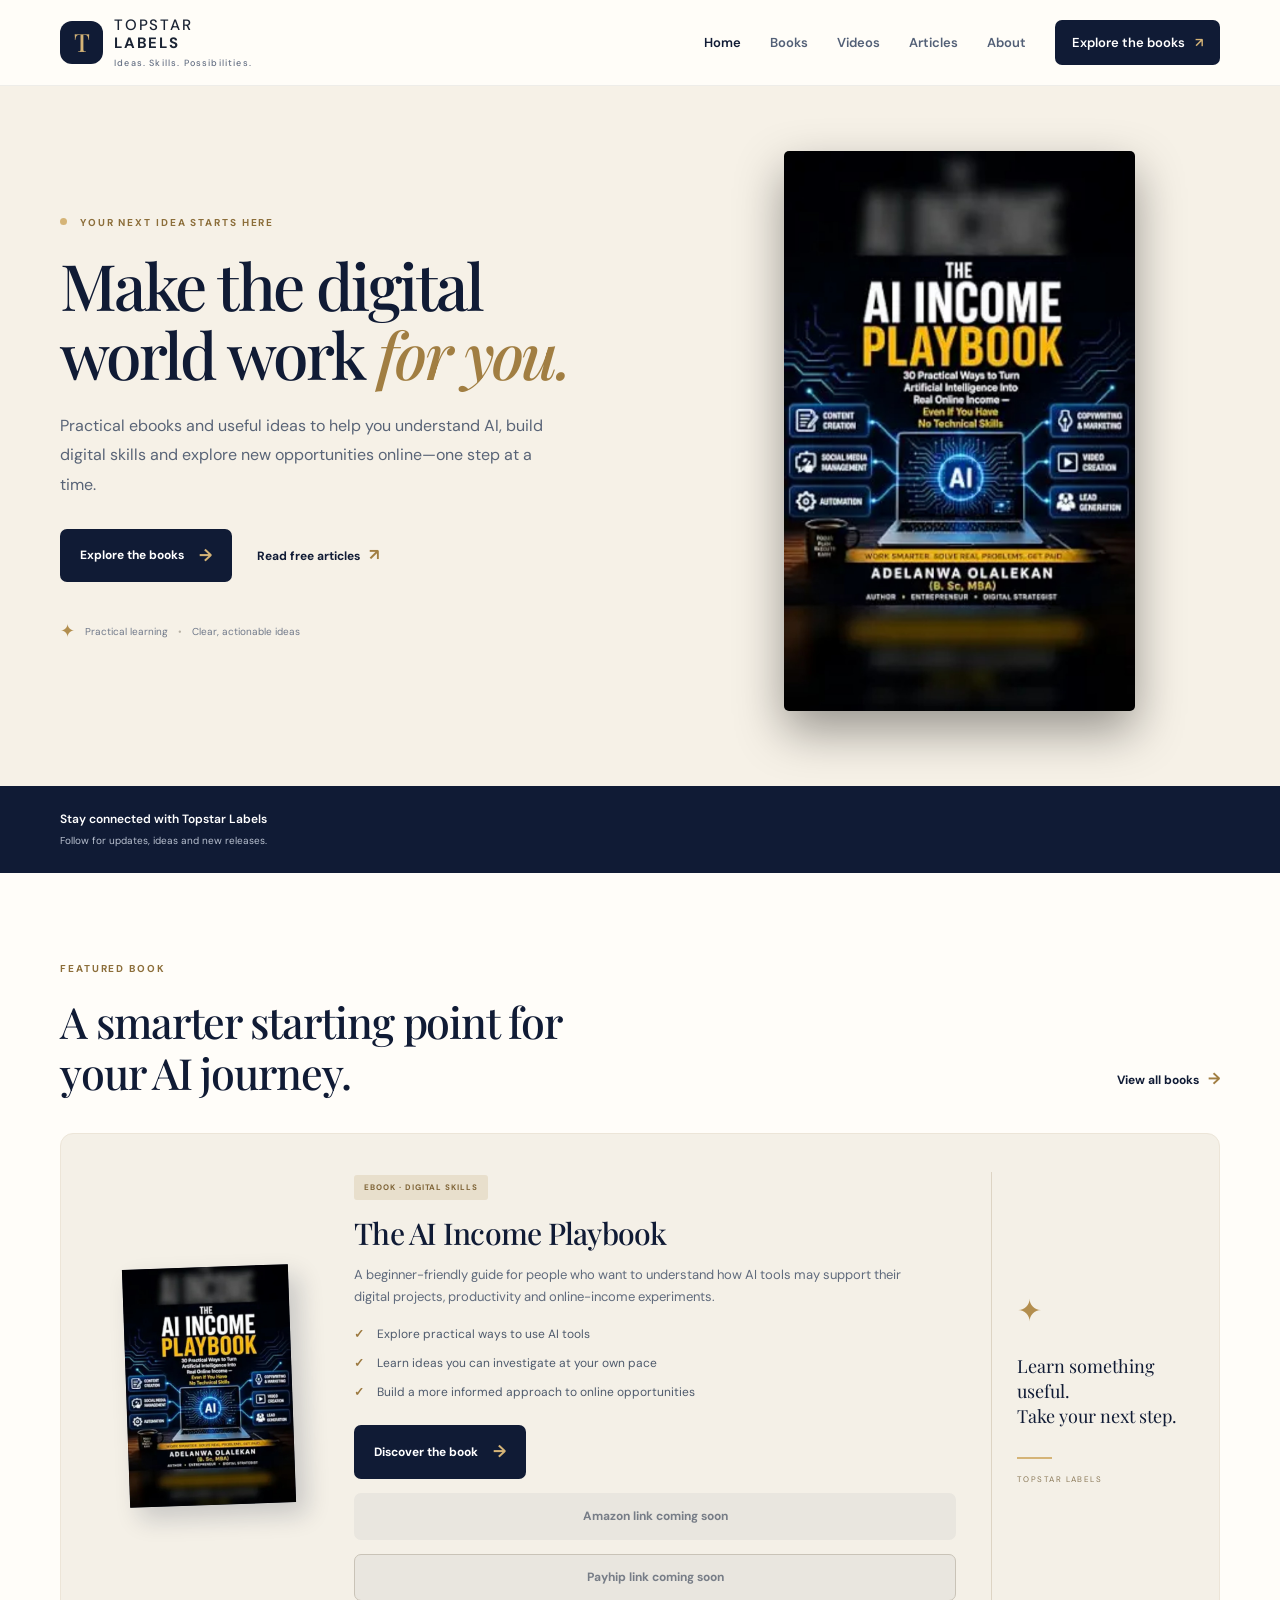
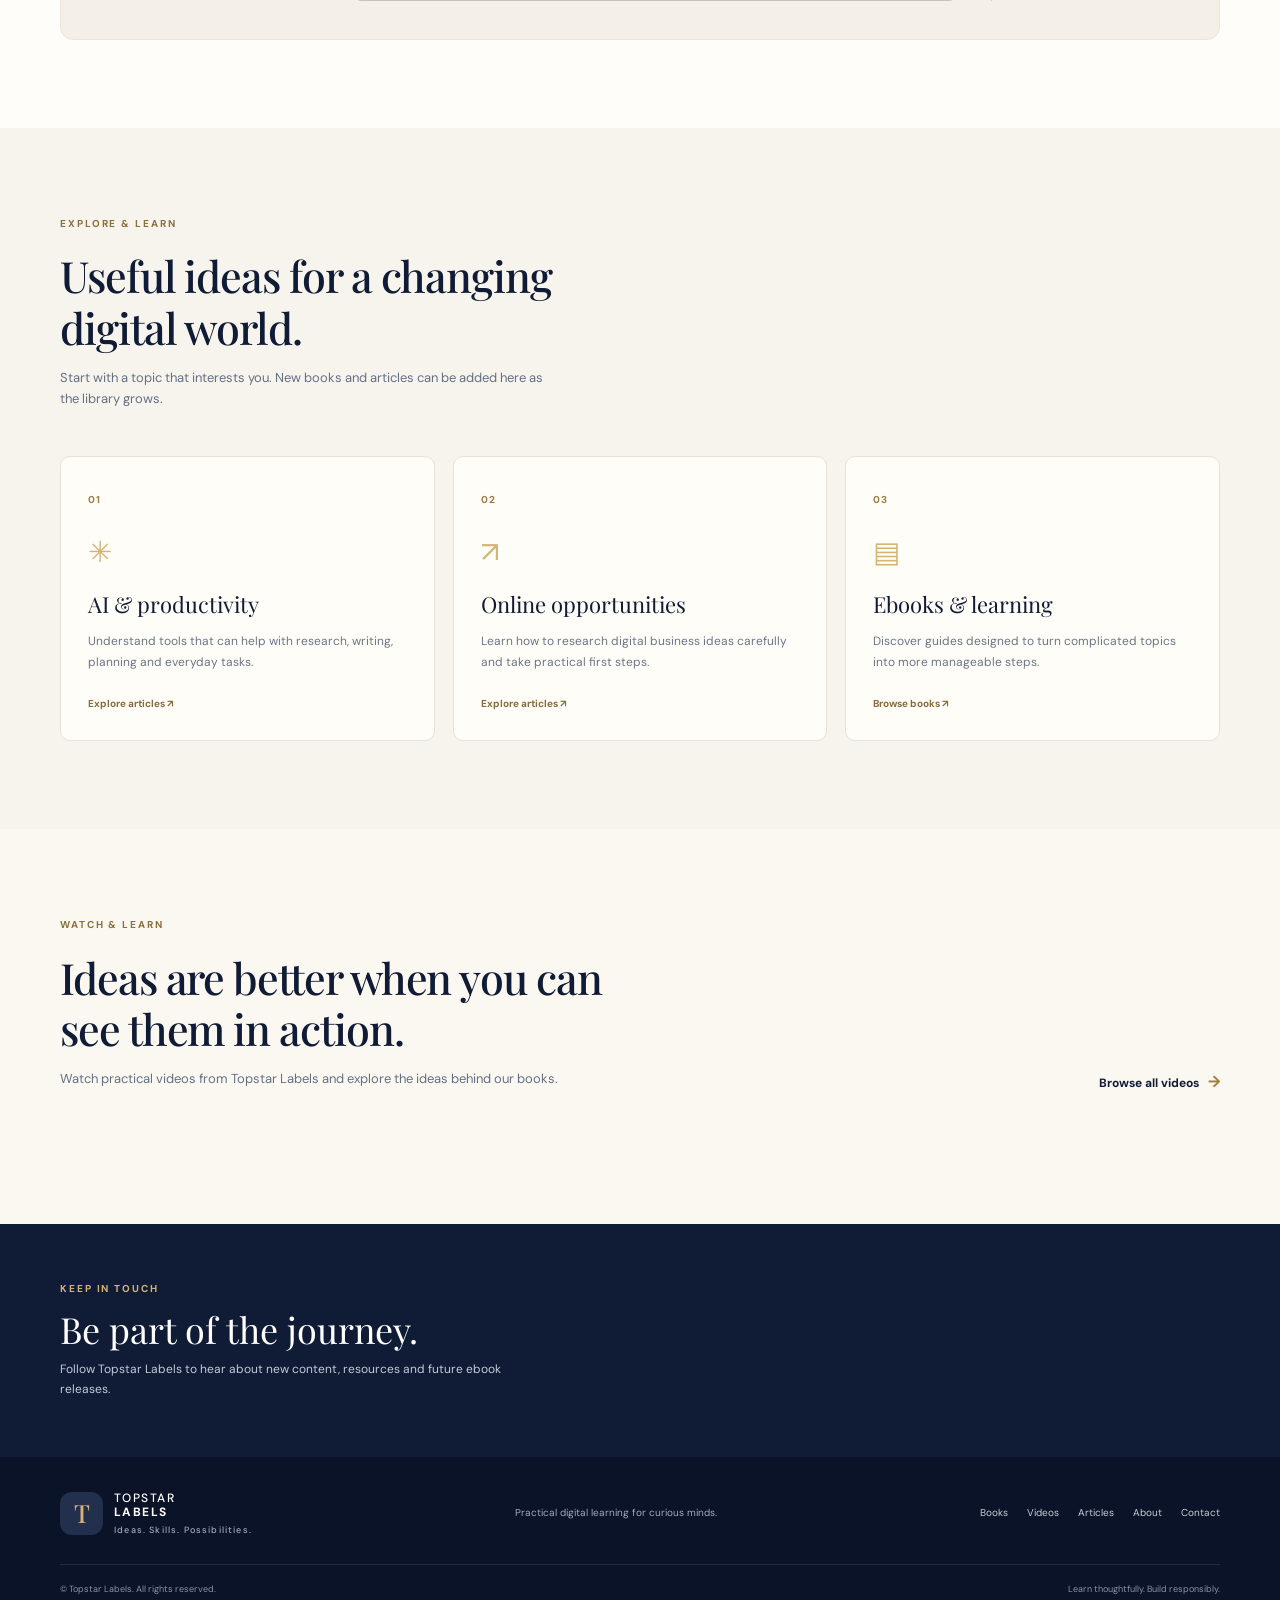
<file: index.html>
<!doctype html>
<html lang="en">
<head>
  <meta charset="utf-8"><meta name="viewport" content="width=device-width, initial-scale=1">
  <meta name="description" content="Discover practical ebooks and resources on artificial intelligence, digital skills and building online income from Topstar Labels.">
  <meta name="theme-color" content="#101b35">
  <title>Topstar Labels | Practical Guides for the Digital Age</title>
  <link rel="icon" href="assets/favicon.svg" type="image/svg+xml"><link rel="stylesheet" href="assets/styles.css">
</head>
<body>
<header class="site-header"><div class="container nav-wrap"><a class="brand" href="index.html"><span class="brand-mark">T</span><span>TOPSTAR <b>LABELS</b><small>Ideas. Skills. Possibilities.</small></span></a><button class="menu-toggle" aria-label="Open navigation" aria-expanded="false">☰</button><nav class="main-nav"><a class="active" href="index.html">Home</a><a href="books.html">Books</a><a href="videos.html">Videos</a><a href="blog.html">Articles</a><a href="about.html">About</a><a class="nav-cta" href="books.html">Explore the books <span>↗</span></a></nav></div></header>
<main>
<section class="hero"><div class="container hero-grid"><div class="hero-copy"><p class="eyebrow"><span class="eyebrow-dot"></span> YOUR NEXT IDEA STARTS HERE</p><h1>Make the digital world work <em>for you.</em></h1><p class="hero-lede">Practical ebooks and useful ideas to help you understand AI, build digital skills and explore new opportunities online—one step at a time.</p><div class="hero-actions"><a class="button button-primary" href="books.html">Explore the books <span>→</span></a><a class="text-link" href="blog.html">Read free articles <span>↗</span></a></div><div class="trust-row"><span class="trust-icon">✦</span><span>Practical learning</span><span class="trust-separator">•</span><span>Clear, actionable ideas</span></div></div><div class="hero-art hero-art-real-cover" aria-label="Original cover of The AI Income Playbook"><img class="real-book-cover hero-real-cover" src="assets/ai-income-playbook-cover.webp" alt="The AI Income Playbook by Adelanwa Olalekan"></div></div></section>
<section class="social-strip"><div class="container social-strip-inner"><div><strong>Stay connected with Topstar Labels</strong><span>Follow for updates, ideas and new releases.</span></div><div class="social-icons" data-socials="compact"></div></div></section>
<section class="section section-light"><div class="container"><div class="section-heading"><div><p class="eyebrow">FEATURED BOOK</p><h2>A smarter starting point for your AI journey.</h2></div><a class="text-link" href="books.html">View all books <span>→</span></a></div><div class="featured-card"><div class="featured-mini-cover"><img class="real-book-cover mini-real-cover" src="assets/ai-income-playbook-cover.webp" alt="The AI Income Playbook book cover"></div><div class="featured-content"><span class="pill">EBOOK · DIGITAL SKILLS</span><h3>The AI Income Playbook</h3><p>A beginner-friendly guide for people who want to understand how AI tools may support their digital projects, productivity and online-income experiments.</p><ul class="check-list"><li>Explore practical ways to use AI tools</li><li>Learn ideas you can investigate at your own pace</li><li>Build a more informed approach to online opportunities</li></ul><div class="featured-actions"><a class="button button-primary" href="book-ai-income-playbook.html">Discover the book <span>→</span></a><a class="button button-disabled" data-purchase="amazon" href="#" aria-disabled="true" title="Amazon product URL not yet added">Amazon link coming soon</a><a class="button button-outline button-disabled" data-purchase="payhip" href="#" aria-disabled="true" title="Payhip product URL not yet added">Payhip link coming soon</a></div></div><div class="featured-side"><span class="side-star">✦</span><p>Learn something useful.<br>Take your next step.</p><span class="side-line"></span><small>TOPSTAR LABELS</small></div></div></div></section>
<section class="section ideas-section"><div class="container"><div class="section-heading"><div><p class="eyebrow">EXPLORE & LEARN</p><h2>Useful ideas for a changing digital world.</h2><p class="section-intro">Start with a topic that interests you. New books and articles can be added here as the library grows.</p></div></div><div class="topic-grid"><a class="topic-card" href="blog.html#ai-tools"><span class="topic-number">01</span><span class="topic-symbol">✳</span><h3>AI & productivity</h3><p>Understand tools that can help with research, writing, planning and everyday tasks.</p><span class="topic-link">Explore articles ↗</span></a><a class="topic-card" href="blog.html#online-opportunities"><span class="topic-number">02</span><span class="topic-symbol">↗</span><h3>Online opportunities</h3><p>Learn how to research digital business ideas carefully and take practical first steps.</p><span class="topic-link">Explore articles ↗</span></a><a class="topic-card" href="books.html"><span class="topic-number">03</span><span class="topic-symbol">▤</span><h3>Ebooks & learning</h3><p>Discover guides designed to turn complicated topics into more manageable steps.</p><span class="topic-link">Browse books ↗</span></a></div></div></section>
<section class="section video-feature-section"><div class="container"><div class="section-heading"><div><p class="eyebrow">WATCH & LEARN</p><h2>Ideas are better when you can see them in action.</h2><p class="section-intro">Watch practical videos from Topstar Labels and explore the ideas behind our books.</p></div><a class="text-link" href="videos.html">Browse all videos <span>→</span></a></div><div class="video-grid" data-video-list="featured"></div></div></section>
<section class="closing-cta"><div class="container closing-inner"><div><p class="eyebrow">KEEP IN TOUCH</p><h2>Be part of the journey.</h2><p>Follow Topstar Labels to hear about new content, resources and future ebook releases.</p></div><div class="closing-socials" data-socials="full"></div></div></section>
</main>
<footer class="site-footer"><div class="container footer-main"><a class="brand brand-footer" href="index.html"><span class="brand-mark">T</span><span>TOPSTAR <b>LABELS</b><small>Ideas. Skills. Possibilities.</small></span></a><p>Practical digital learning for curious minds.</p><div class="footer-links"><a href="books.html">Books</a><a href="videos.html">Videos</a><a href="blog.html">Articles</a><a href="about.html">About</a><a href="contact.html">Contact</a></div></div><div class="container footer-bottom"><span>© <span data-year></span> Topstar Labels. All rights reserved.</span><span>Learn thoughtfully. Build responsibly.</span></div></footer>
<script src="assets/site.js"></script></body></html>
</file>
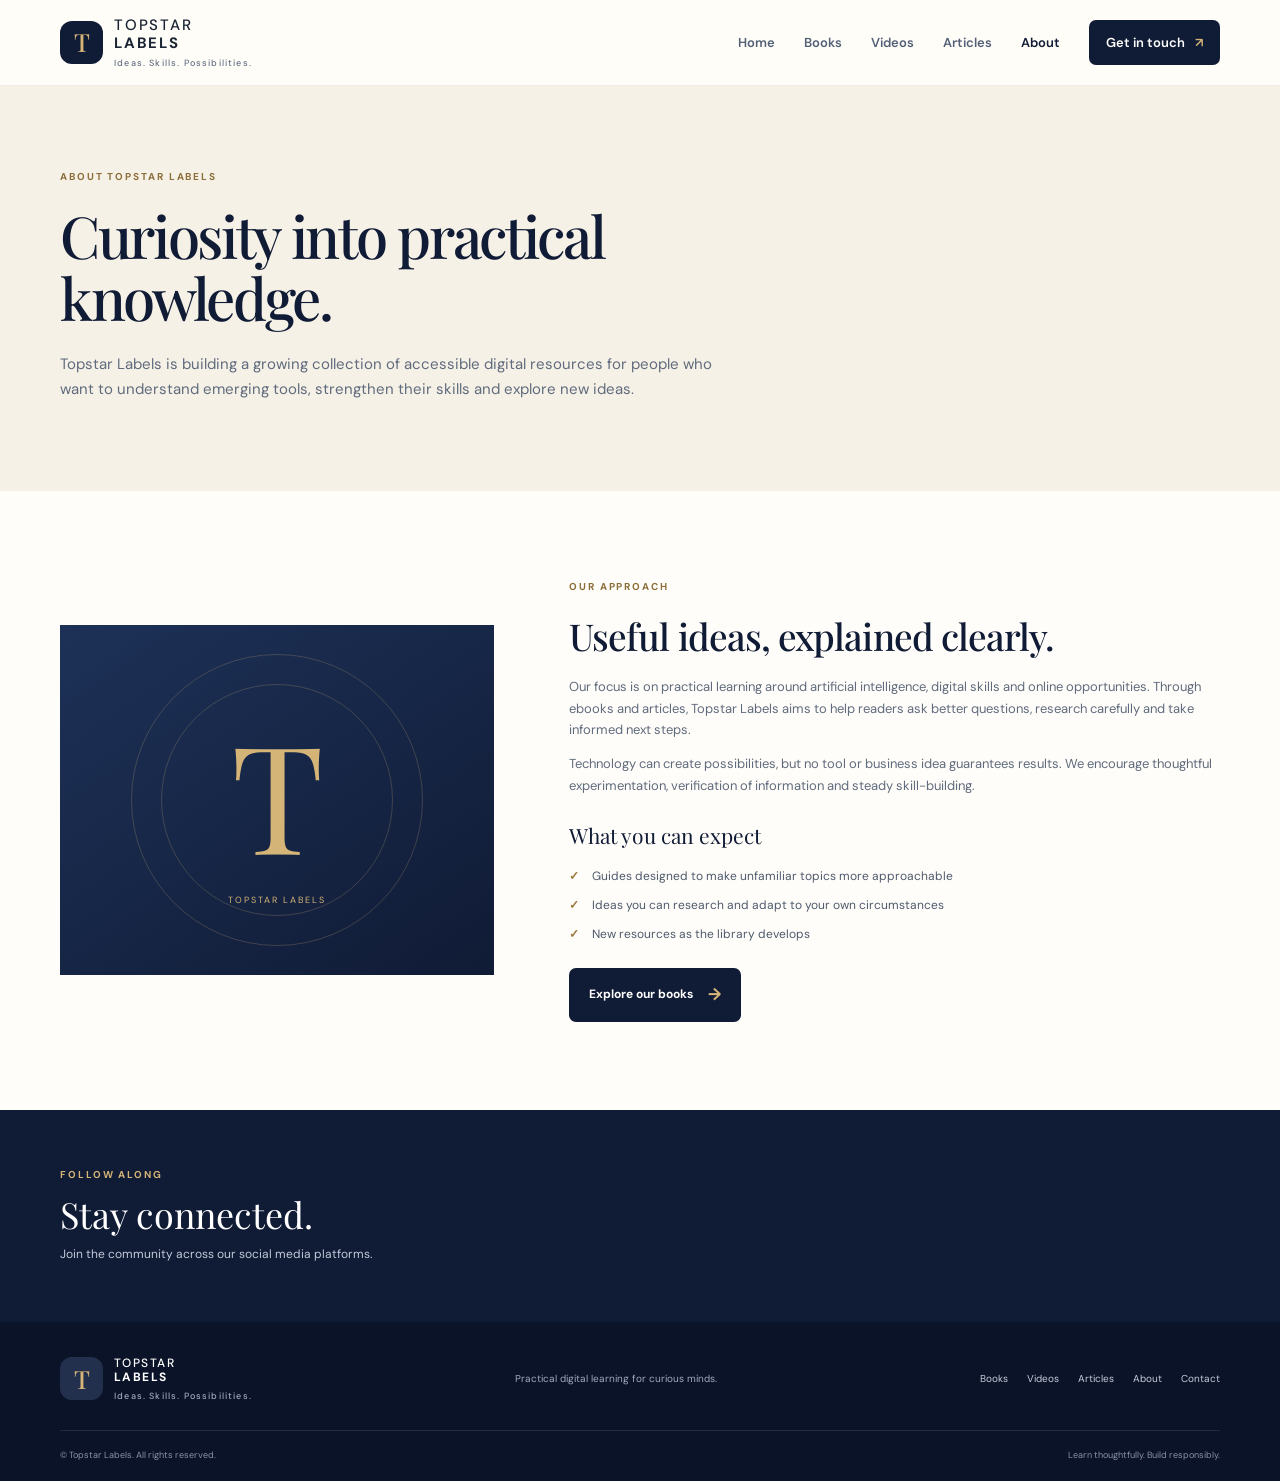
<file: about.html>
<!doctype html><html lang="en"><head><meta charset="utf-8"><meta name="viewport" content="width=device-width, initial-scale=1"><meta name="description" content="Learn about Topstar Labels and its focus on practical digital learning, AI and online opportunities."><title>About | Topstar Labels</title><link rel="icon" href="assets/favicon.svg" type="image/svg+xml"><link rel="stylesheet" href="assets/styles.css"></head><body><header class="site-header"><div class="container nav-wrap"><a class="brand" href="index.html"><span class="brand-mark">T</span><span>TOPSTAR <b>LABELS</b><small>Ideas. Skills. Possibilities.</small></span></a><button class="menu-toggle" aria-label="Open navigation" aria-expanded="false">☰</button><nav class="main-nav"><a href="index.html">Home</a><a href="books.html">Books</a><a href="videos.html">Videos</a><a href="blog.html">Articles</a><a class="active" href="about.html">About</a><a class="nav-cta" href="contact.html">Get in touch <span>↗</span></a></nav></div></header><main><section class="page-hero"><div class="container"><p class="eyebrow">ABOUT TOPSTAR LABELS</p><h1>Curiosity into practical knowledge.</h1><p>Topstar Labels is building a growing collection of accessible digital resources for people who want to understand emerging tools, strengthen their skills and explore new ideas.</p></div></section><section class="section section-light"><div class="container about-grid"><div class="about-monogram"><span>T</span><small>TOPSTAR LABELS</small></div><article><p class="eyebrow">OUR APPROACH</p><h2>Useful ideas, explained clearly.</h2><p>Our focus is on practical learning around artificial intelligence, digital skills and online opportunities. Through ebooks and articles, Topstar Labels aims to help readers ask better questions, research carefully and take informed next steps.</p><p>Technology can create possibilities, but no tool or business idea guarantees results. We encourage thoughtful experimentation, verification of information and steady skill-building.</p><h3>What you can expect</h3><ul class="check-list"><li>Guides designed to make unfamiliar topics more approachable</li><li>Ideas you can research and adapt to your own circumstances</li><li>New resources as the library develops</li></ul><a class="button button-primary" href="books.html">Explore our books <span>→</span></a></article></div></section><section class="closing-cta"><div class="container closing-inner"><div><p class="eyebrow">FOLLOW ALONG</p><h2>Stay connected.</h2><p>Join the community across our social media platforms.</p></div><div class="closing-socials" data-socials="full"></div></div></section></main><footer class="site-footer"><div class="container footer-main"><a class="brand brand-footer" href="index.html"><span class="brand-mark">T</span><span>TOPSTAR <b>LABELS</b><small>Ideas. Skills. Possibilities.</small></span></a><p>Practical digital learning for curious minds.</p><div class="footer-links"><a href="books.html">Books</a><a href="videos.html">Videos</a><a href="blog.html">Articles</a><a href="about.html">About</a><a href="contact.html">Contact</a></div></div><div class="container footer-bottom"><span>© <span data-year></span> Topstar Labels. All rights reserved.</span><span>Learn thoughtfully. Build responsibly.</span></div></footer><script src="assets/site.js"></script></body></html>
</file>
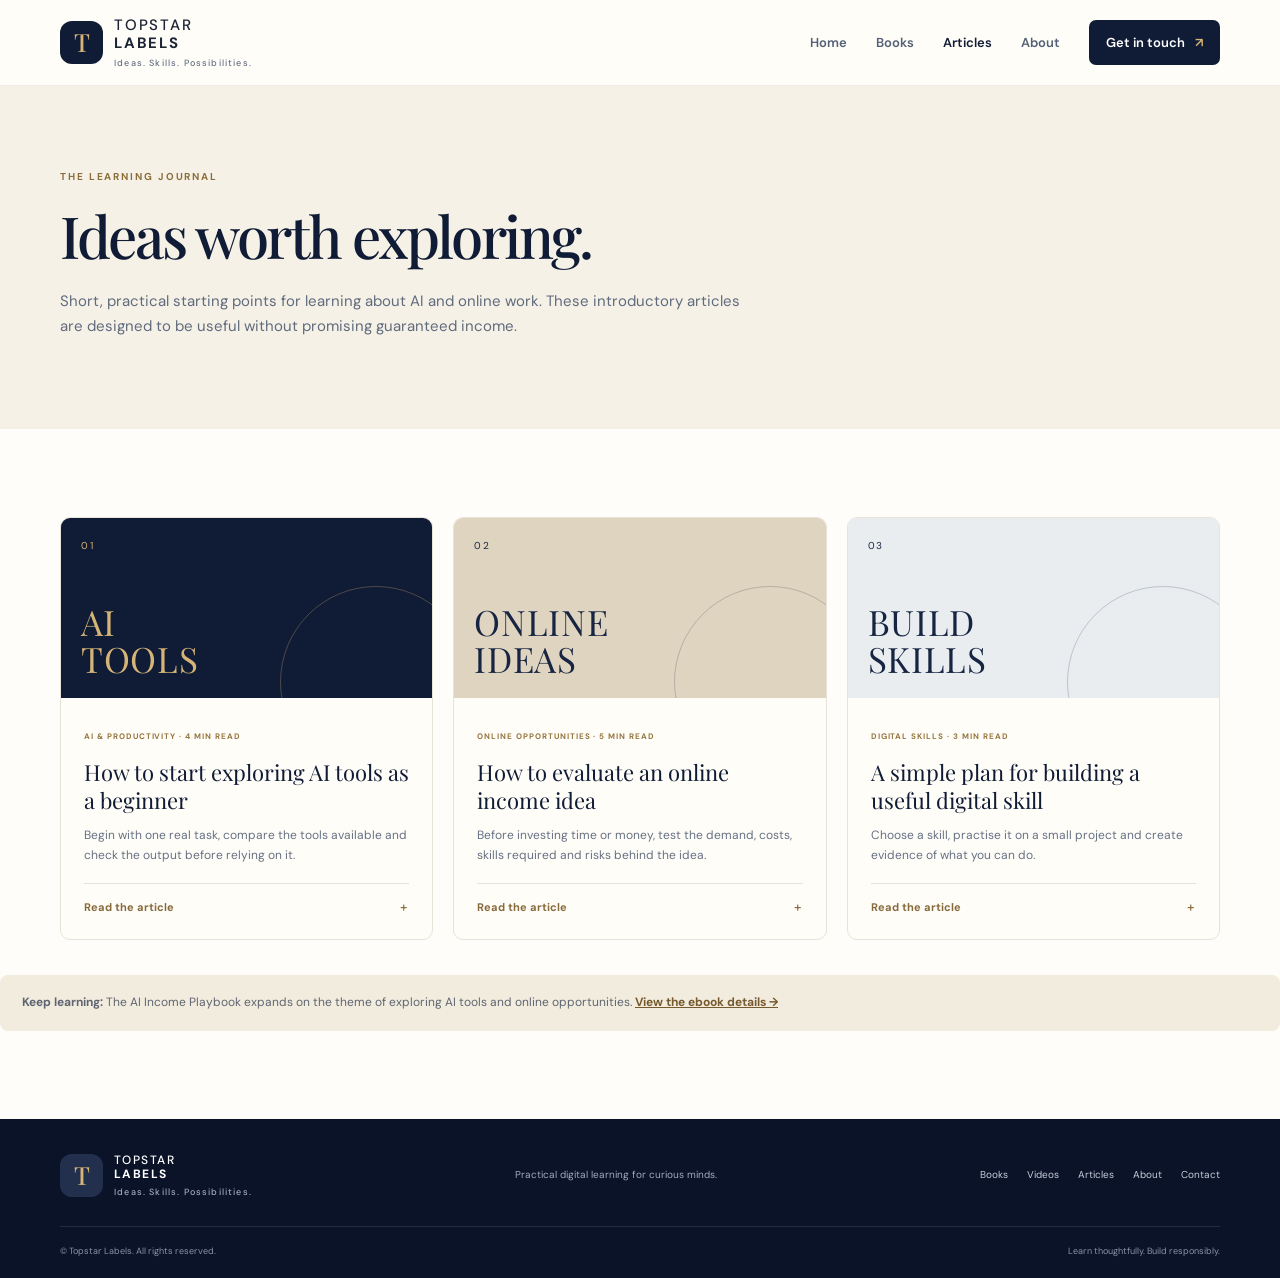
<file: blog.html>
<!doctype html><html lang="en"><head><meta charset="utf-8"><meta name="viewport" content="width=device-width, initial-scale=1"><meta name="description" content="Practical articles about AI tools, digital skills and evaluating online opportunities from Topstar Labels."><title>Articles | Topstar Labels</title><link rel="icon" href="assets/favicon.svg" type="image/svg+xml"><link rel="stylesheet" href="assets/styles.css"></head><body><header class="site-header"><div class="container nav-wrap"><a class="brand" href="index.html"><span class="brand-mark">T</span><span>TOPSTAR <b>LABELS</b><small>Ideas. Skills. Possibilities.</small></span></a><button class="menu-toggle" aria-label="Open navigation" aria-expanded="false">☰</button><nav class="main-nav"><a href="index.html">Home</a><a href="books.html">Books</a><a class="active" href="blog.html">Articles</a><a href="about.html">About</a><a class="nav-cta" href="contact.html">Get in touch <span>↗</span></a></nav></div></header><main><section class="page-hero"><div class="container"><p class="eyebrow">THE LEARNING JOURNAL</p><h1>Ideas worth exploring.</h1><p>Short, practical starting points for learning about AI and online work. These introductory articles are designed to be useful without promising guaranteed income.</p></div></section><section class="section section-light"><div class="container article-grid"><article class="article-card" id="ai-tools"><div class="article-art art-ai"><span>01</span><b>AI<br>TOOLS</b></div><div class="article-card-content"><span class="article-category">AI & PRODUCTIVITY · 4 MIN READ</span><h2>How to start exploring AI tools as a beginner</h2><p>Begin with one real task, compare the tools available and check the output before relying on it.</p><details><summary>Read the article</summary><div class="article-body"><p>You do not need to learn every AI tool at once. Start by identifying a task you already understand, such as drafting a social post, outlining a short article or organising research notes.</p><p><strong>1. Choose one task.</strong> A narrow goal makes it easier to judge whether a tool actually helps.</p><p><strong>2. Try a clear prompt.</strong> Explain the audience, purpose, tone and format you need. Give examples where useful.</p><p><strong>3. Verify the result.</strong> AI can make mistakes, omit context or invent facts. Check important claims against reliable sources and never share confidential information unnecessarily.</p><p><strong>4. Review the value.</strong> Consider the time saved, the quality of the result and whether a free option is sufficient before paying for a subscription.</p><p>The aim is not to use AI for everything. It is to learn where it helps and where human judgement remains essential.</p></div></details></div></article><article class="article-card" id="online-opportunities"><div class="article-art art-opportunity"><span>02</span><b>ONLINE<br>IDEAS</b></div><div class="article-card-content"><span class="article-category">ONLINE OPPORTUNITIES · 5 MIN READ</span><h2>How to evaluate an online income idea</h2><p>Before investing time or money, test the demand, costs, skills required and risks behind the idea.</p><details><summary>Read the article</summary><div class="article-body"><p>Online business ideas can sound attractive, but an idea is not a business model until you understand who will pay, what they need and how you can deliver value.</p><p><strong>1. Identify a specific customer.</strong> Define the person or business with a problem you can realistically help solve.</p><p><strong>2. Check real demand.</strong> Read discussions, examine competitors and speak with potential customers instead of relying only on claims made in promotional videos.</p><p><strong>3. Calculate the full cost.</strong> Include data, tools, platform fees, delivery, marketing and the time you will spend.</p><p><strong>4. Run a small test.</strong> Where practical, validate interest with a simple offer before buying equipment or committing to recurring expenses.</p><p><strong>5. Watch for red flags.</strong> Be cautious of guaranteed returns, pressure to pay immediately, vague business models or schemes that mainly earn money by recruiting others.</p><p>There are no guaranteed online earnings. Research and small experiments can help you make better-informed decisions.</p></div></details></div></article><article class="article-card" id="digital-skills"><div class="article-art art-skills"><span>03</span><b>BUILD<br>SKILLS</b></div><div class="article-card-content"><span class="article-category">DIGITAL SKILLS · 3 MIN READ</span><h2>A simple plan for building a useful digital skill</h2><p>Choose a skill, practise it on a small project and create evidence of what you can do.</p><details><summary>Read the article</summary><div class="article-body"><p>It is easier to make progress when your learning plan is specific. Rather than trying to master everything, choose one skill that connects to a real need—such as basic design, video editing, writing, spreadsheet work or AI-assisted research.</p><p><strong>Week 1: Learn the basics.</strong> Use free tutorials and practise the core actions.</p><p><strong>Week 2: Make a small project.</strong> Create a sample that solves a realistic problem. Keep the scope manageable.</p><p><strong>Week 3: Ask for feedback.</strong> Show your work to someone who can give practical suggestions, then revise it.</p><p><strong>Week 4: Build a portfolio sample.</strong> Explain the problem, your process and the finished result. Do not claim client experience you have not had.</p><p>Consistency and proof of ability usually matter more than collecting endless courses. Adapt this timeline to your available time and starting level.</p></div></details></div></article></div><div class="article-note"><strong>Keep learning:</strong> The AI Income Playbook expands on the theme of exploring AI tools and online opportunities. <a href="book-ai-income-playbook.html">View the ebook details →</a></div></div></section></main><footer class="site-footer"><div class="container footer-main"><a class="brand brand-footer" href="index.html"><span class="brand-mark">T</span><span>TOPSTAR <b>LABELS</b><small>Ideas. Skills. Possibilities.</small></span></a><p>Practical digital learning for curious minds.</p><div class="footer-links"><a href="books.html">Books</a><a href="videos.html">Videos</a><a href="blog.html">Articles</a><a href="about.html">About</a><a href="contact.html">Contact</a></div></div><div class="container footer-bottom"><span>© <span data-year></span> Topstar Labels. All rights reserved.</span><span>Learn thoughtfully. Build responsibly.</span></div></footer><script src="assets/site.js"></script></body></html>
</file>
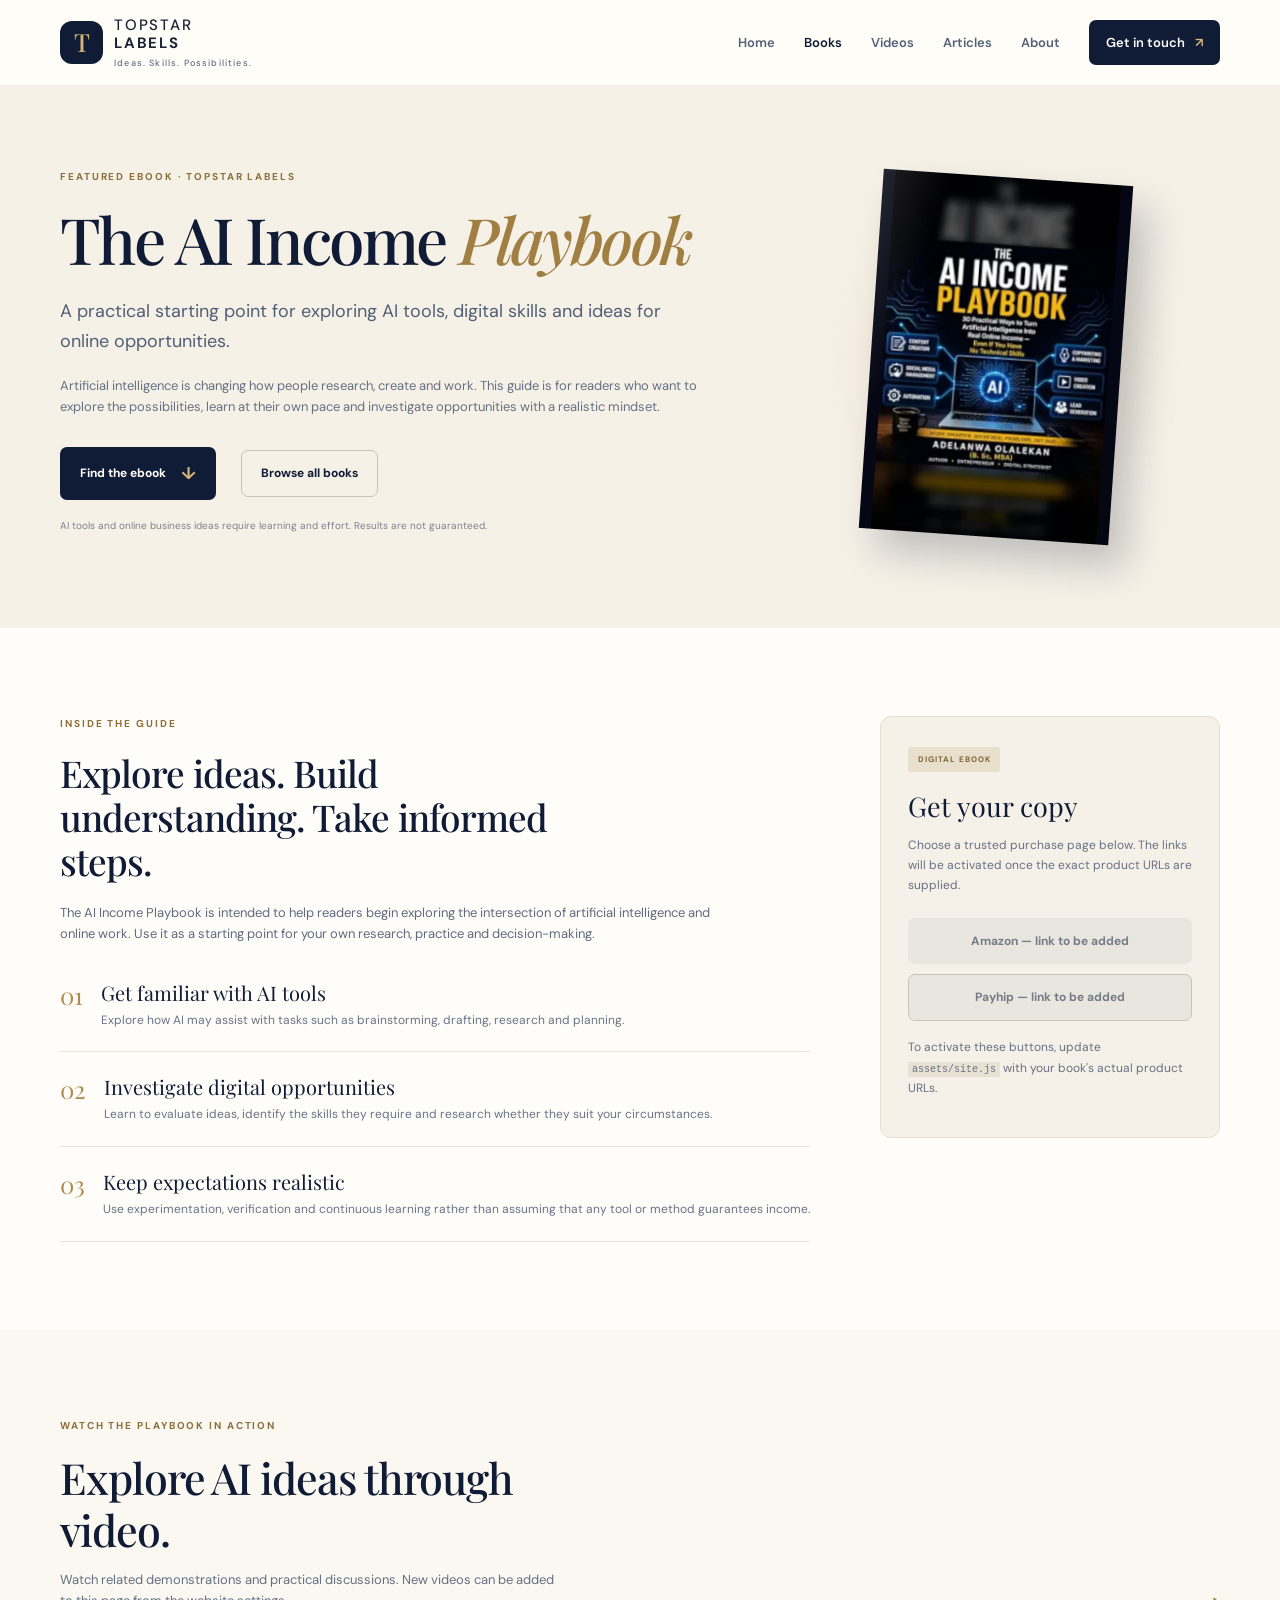
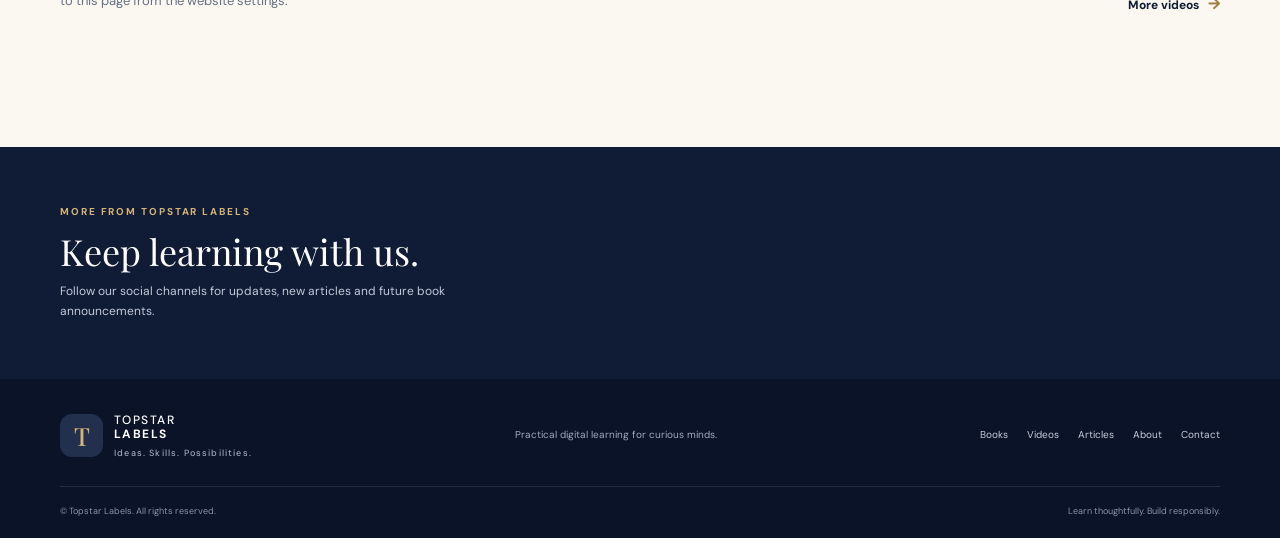
<file: book-ai-income-playbook.html>
<!doctype html><html lang="en"><head><meta charset="utf-8"><meta name="viewport" content="width=device-width, initial-scale=1"><meta name="description" content="Learn about The AI Income Playbook by Topstar Labels, a practical ebook for readers exploring AI tools and online opportunities."><title>The AI Income Playbook | Topstar Labels</title><link rel="icon" href="assets/favicon.svg" type="image/svg+xml"><link rel="stylesheet" href="assets/styles.css"></head><body><header class="site-header"><div class="container nav-wrap"><a class="brand" href="index.html"><span class="brand-mark">T</span><span>TOPSTAR <b>LABELS</b><small>Ideas. Skills. Possibilities.</small></span></a><button class="menu-toggle" aria-label="Open navigation" aria-expanded="false">☰</button><nav class="main-nav"><a href="index.html">Home</a><a class="active" href="books.html">Books</a><a href="videos.html">Videos</a><a href="blog.html">Articles</a><a href="about.html">About</a><a class="nav-cta" href="contact.html">Get in touch <span>↗</span></a></nav></div></header><main><section class="book-hero"><div class="container book-hero-grid"><div><p class="eyebrow">FEATURED EBOOK · TOPSTAR LABELS</p><h1>The AI Income <em>Playbook</em></h1><p class="book-hero-lede">A practical starting point for exploring AI tools, digital skills and ideas for online opportunities.</p><p>Artificial intelligence is changing how people research, create and work. This guide is for readers who want to explore the possibilities, learn at their own pace and investigate opportunities with a realistic mindset.</p><div class="hero-actions"><a class="button button-primary" href="#get-the-book">Find the ebook <span>↓</span></a><a class="button button-outline" href="books.html">Browse all books</a></div><p class="disclaimer-small">AI tools and online business ideas require learning and effort. Results are not guaranteed.</p></div><div class="book-hero-art"><div class="listing-cover large-cover"><img class="real-book-cover detail-real-cover" src="assets/ai-income-playbook-cover.webp" alt="The AI Income Playbook book cover"></div></div></div></section><section class="section section-light"><div class="container detail-grid"><article class="detail-copy"><p class="eyebrow">INSIDE THE GUIDE</p><h2>Explore ideas. Build understanding. Take informed steps.</h2><p>The AI Income Playbook is intended to help readers begin exploring the intersection of artificial intelligence and online work. Use it as a starting point for your own research, practice and decision-making.</p><div class="detail-point"><span>01</span><div><h3>Get familiar with AI tools</h3><p>Explore how AI may assist with tasks such as brainstorming, drafting, research and planning.</p></div></div><div class="detail-point"><span>02</span><div><h3>Investigate digital opportunities</h3><p>Learn to evaluate ideas, identify the skills they require and research whether they suit your circumstances.</p></div></div><div class="detail-point"><span>03</span><div><h3>Keep expectations realistic</h3><p>Use experimentation, verification and continuous learning rather than assuming that any tool or method guarantees income.</p></div></div></article><aside class="purchase-card" id="get-the-book"><span class="pill">DIGITAL EBOOK</span><h2>Get your copy</h2><p>Choose a trusted purchase page below. The links will be activated once the exact product URLs are supplied.</p><a class="button button-disabled" data-purchase="amazon" href="#get-the-book" aria-disabled="true" title="Amazon product URL not yet added">Amazon — link to be added</a><a class="button button-outline button-full button-disabled" data-purchase="payhip" href="#get-the-book" aria-disabled="true" title="Payhip product URL not yet added">Payhip — link to be added</a><p class="small-note">To activate these buttons, update <code>assets/site.js</code> with your book's actual product URLs.</p></aside></div></section><section class="section video-feature-section"><div class="container"><div class="section-heading"><div><p class="eyebrow">WATCH THE PLAYBOOK IN ACTION</p><h2>Explore AI ideas through video.</h2><p class="section-intro">Watch related demonstrations and practical discussions. New videos can be added to this page from the website settings.</p></div><a class="text-link" href="videos.html">More videos <span>→</span></a></div><div class="video-grid" data-video-list="book"></div></div></section>
<section class="closing-cta"><div class="container closing-inner"><div><p class="eyebrow">MORE FROM TOPSTAR LABELS</p><h2>Keep learning with us.</h2><p>Follow our social channels for updates, new articles and future book announcements.</p></div><div class="closing-socials" data-socials="full"></div></div></section></main><footer class="site-footer"><div class="container footer-main"><a class="brand brand-footer" href="index.html"><span class="brand-mark">T</span><span>TOPSTAR <b>LABELS</b><small>Ideas. Skills. Possibilities.</small></span></a><p>Practical digital learning for curious minds.</p><div class="footer-links"><a href="books.html">Books</a><a href="videos.html">Videos</a><a href="blog.html">Articles</a><a href="about.html">About</a><a href="contact.html">Contact</a></div></div><div class="container footer-bottom"><span>© <span data-year></span> Topstar Labels. All rights reserved.</span><span>Learn thoughtfully. Build responsibly.</span></div></footer><script src="assets/site.js"></script></body></html>
</file>
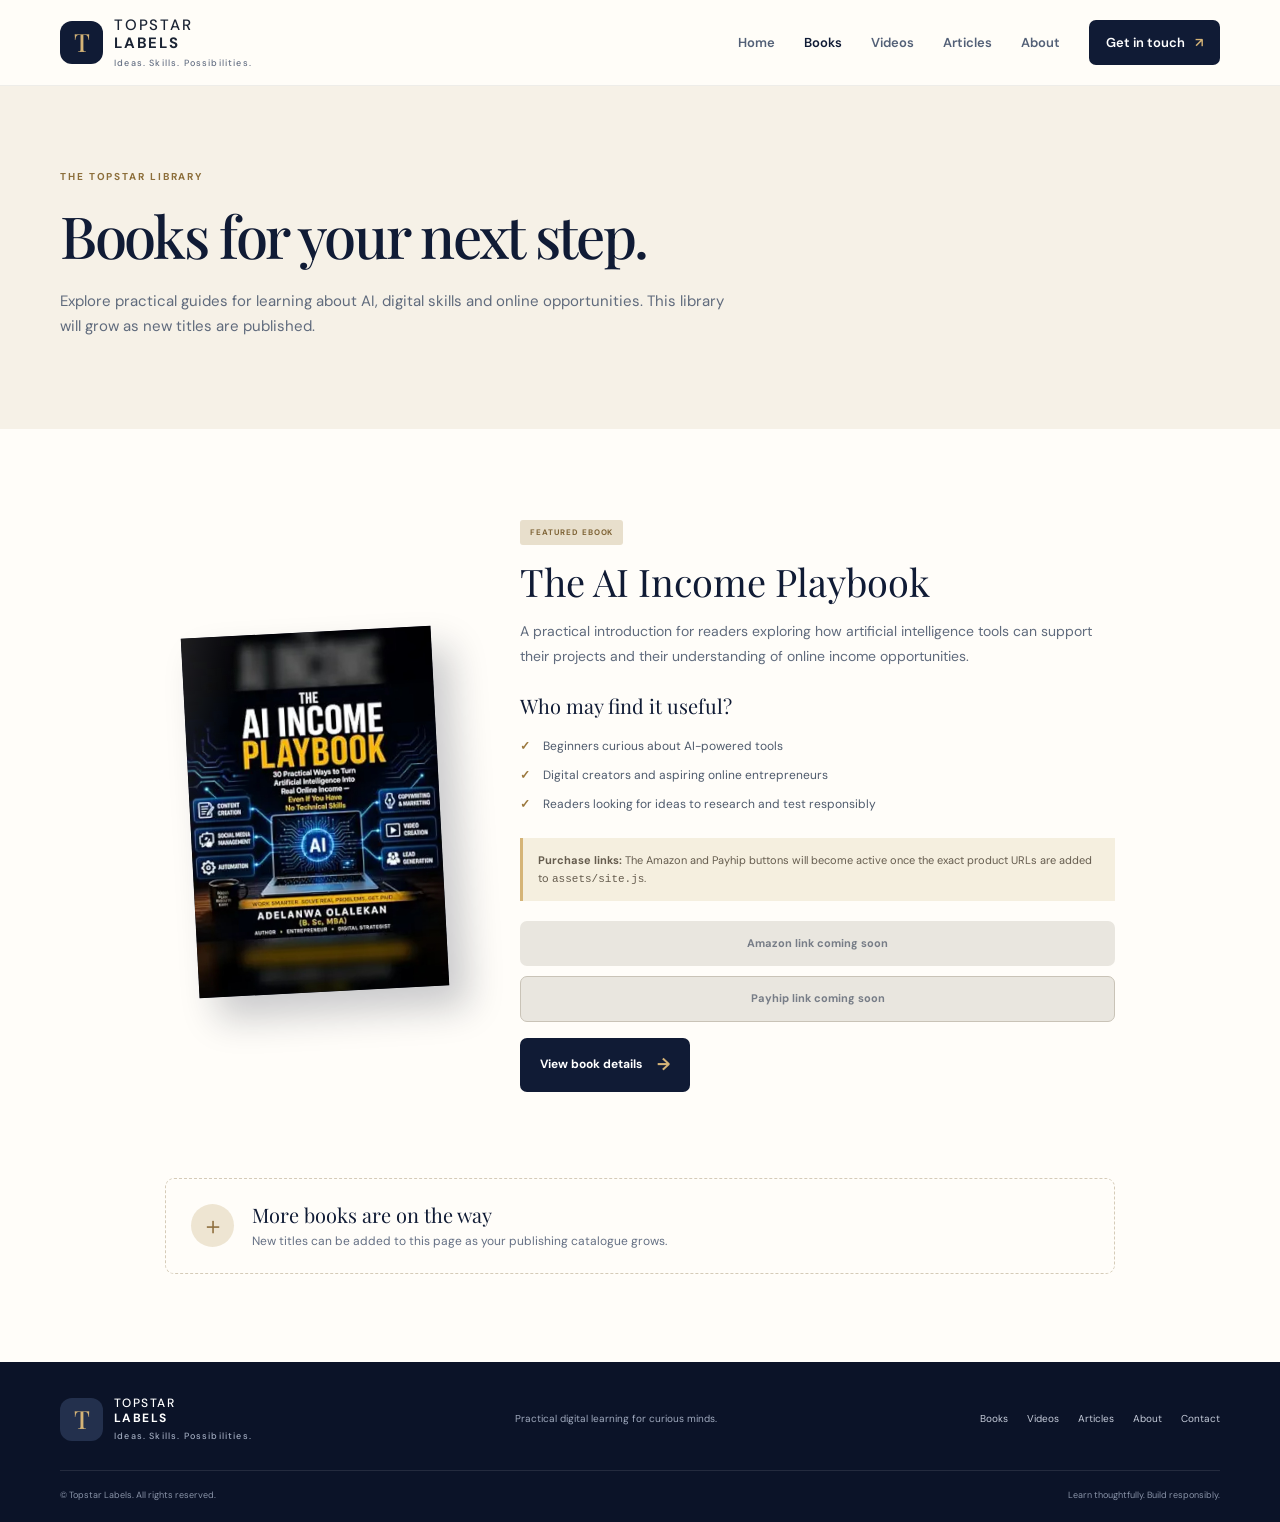
<file: books.html>
<!doctype html><html lang="en"><head><meta charset="utf-8"><meta name="viewport" content="width=device-width, initial-scale=1"><meta name="description" content="Browse ebooks from Topstar Labels on AI, digital skills and online opportunities."><title>Books | Topstar Labels</title><link rel="icon" href="assets/favicon.svg" type="image/svg+xml"><link rel="stylesheet" href="assets/styles.css"></head><body><header class="site-header"><div class="container nav-wrap"><a class="brand" href="index.html"><span class="brand-mark">T</span><span>TOPSTAR <b>LABELS</b><small>Ideas. Skills. Possibilities.</small></span></a><button class="menu-toggle" aria-label="Open navigation" aria-expanded="false">☰</button><nav class="main-nav"><a href="index.html">Home</a><a class="active" href="books.html">Books</a><a href="videos.html">Videos</a><a href="blog.html">Articles</a><a href="about.html">About</a><a class="nav-cta" href="contact.html">Get in touch <span>↗</span></a></nav></div></header><main><section class="page-hero"><div class="container"><p class="eyebrow">THE TOPSTAR LIBRARY</p><h1>Books for your next step.</h1><p>Explore practical guides for learning about AI, digital skills and online opportunities. This library will grow as new titles are published.</p></div></section><section class="section section-light"><div class="container"><div class="book-listing"><div class="listing-cover"><img class="real-book-cover listing-real-cover" src="assets/ai-income-playbook-cover.webp" alt="The AI Income Playbook book cover"></div><div class="listing-details"><span class="pill">FEATURED EBOOK</span><h2>The AI Income Playbook</h2><p class="listing-description">A practical introduction for readers exploring how artificial intelligence tools can support their projects and their understanding of online income opportunities.</p><h3>Who may find it useful?</h3><ul class="check-list"><li>Beginners curious about AI-powered tools</li><li>Digital creators and aspiring online entrepreneurs</li><li>Readers looking for ideas to research and test responsibly</li></ul><p class="notice"><strong>Purchase links:</strong> The Amazon and Payhip buttons will become active once the exact product URLs are added to <code>assets/site.js</code>.</p><div class="purchase-links-inline"><a class="button button-disabled" data-purchase="amazon" href="#" aria-disabled="true" title="Amazon product URL not yet added">Amazon link coming soon</a><a class="button button-outline button-disabled" data-purchase="payhip" href="#" aria-disabled="true" title="Payhip product URL not yet added">Payhip link coming soon</a></div><p><a class="button button-primary" href="book-ai-income-playbook.html">View book details <span>→</span></a></p></div></div><div class="future-books"><span class="future-icon">＋</span><div><h3>More books are on the way</h3><p>New titles can be added to this page as your publishing catalogue grows.</p></div></div></div></section></main><footer class="site-footer"><div class="container footer-main"><a class="brand brand-footer" href="index.html"><span class="brand-mark">T</span><span>TOPSTAR <b>LABELS</b><small>Ideas. Skills. Possibilities.</small></span></a><p>Practical digital learning for curious minds.</p><div class="footer-links"><a href="books.html">Books</a><a href="videos.html">Videos</a><a href="blog.html">Articles</a><a href="about.html">About</a><a href="contact.html">Contact</a></div></div><div class="container footer-bottom"><span>© <span data-year></span> Topstar Labels. All rights reserved.</span><span>Learn thoughtfully. Build responsibly.</span></div></footer><script src="assets/site.js"></script></body></html>
</file>
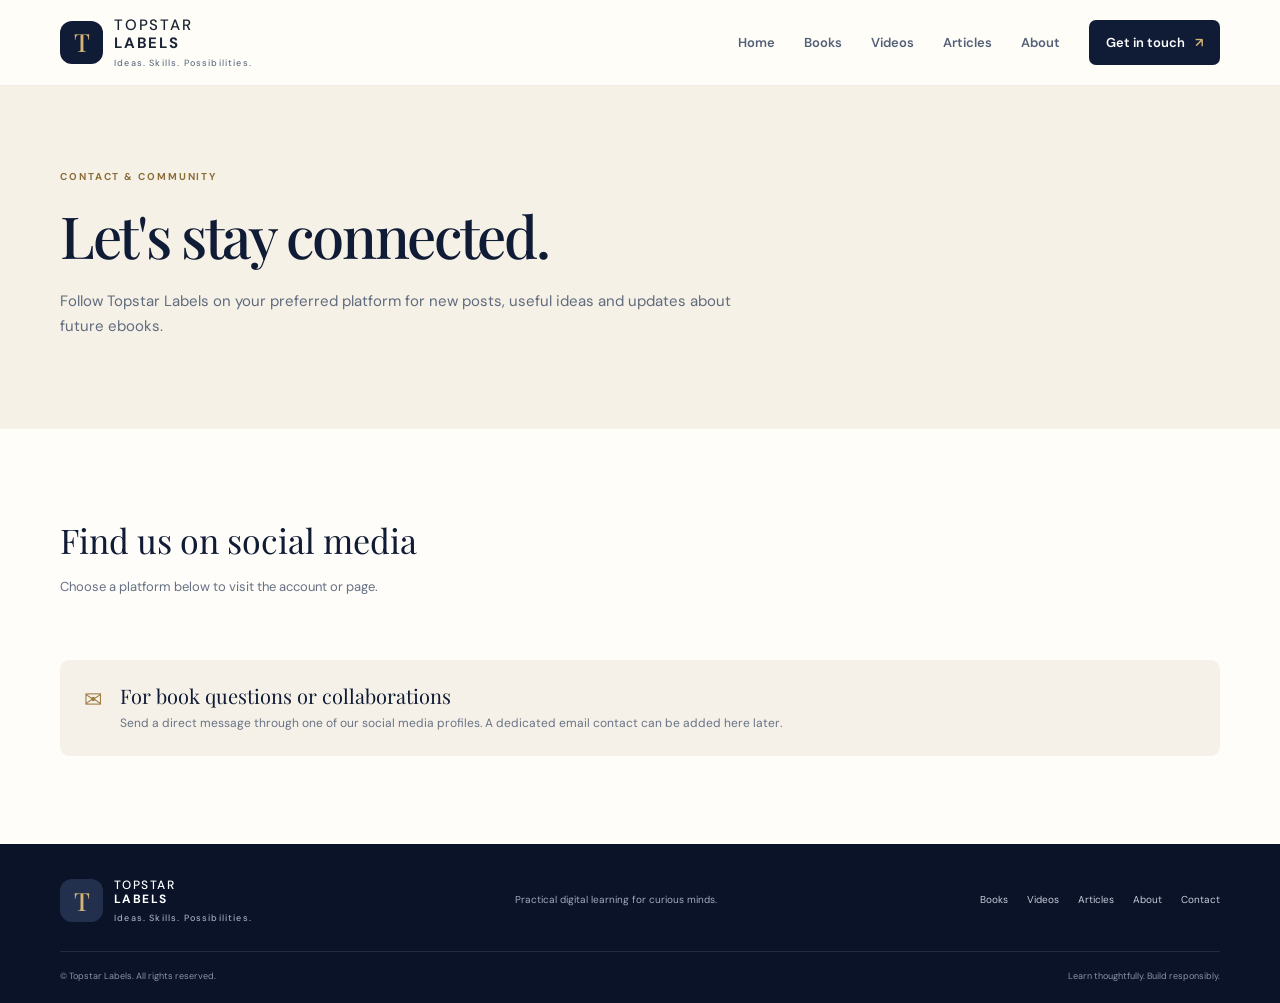
<file: contact.html>
<!doctype html><html lang="en"><head><meta charset="utf-8"><meta name="viewport" content="width=device-width, initial-scale=1"><meta name="description" content="Connect with Topstar Labels through Facebook, YouTube, X, Instagram and TikTok."><title>Contact & Socials | Topstar Labels</title><link rel="icon" href="assets/favicon.svg" type="image/svg+xml"><link rel="stylesheet" href="assets/styles.css"></head><body><header class="site-header"><div class="container nav-wrap"><a class="brand" href="index.html"><span class="brand-mark">T</span><span>TOPSTAR <b>LABELS</b><small>Ideas. Skills. Possibilities.</small></span></a><button class="menu-toggle" aria-label="Open navigation" aria-expanded="false">☰</button><nav class="main-nav"><a href="index.html">Home</a><a href="books.html">Books</a><a href="videos.html">Videos</a><a href="blog.html">Articles</a><a href="about.html">About</a><a class="nav-cta active" href="contact.html">Get in touch <span>↗</span></a></nav></div></header><main><section class="page-hero"><div class="container"><p class="eyebrow">CONTACT & COMMUNITY</p><h1>Let's stay connected.</h1><p>Follow Topstar Labels on your preferred platform for new posts, useful ideas and updates about future ebooks.</p></div></section><section class="section section-light"><div class="container"><div class="social-page-intro"><h2>Find us on social media</h2><p>Choose a platform below to visit the account or page.</p></div><div class="social-directory" data-socials="directory"></div><div class="contact-note"><span class="contact-note-icon">✉</span><div><h3>For book questions or collaborations</h3><p>Send a direct message through one of our social media profiles. A dedicated email contact can be added here later.</p></div></div></div></section></main><footer class="site-footer"><div class="container footer-main"><a class="brand brand-footer" href="index.html"><span class="brand-mark">T</span><span>TOPSTAR <b>LABELS</b><small>Ideas. Skills. Possibilities.</small></span></a><p>Practical digital learning for curious minds.</p><div class="footer-links"><a href="books.html">Books</a><a href="videos.html">Videos</a><a href="blog.html">Articles</a><a href="about.html">About</a><a href="contact.html">Contact</a></div></div><div class="container footer-bottom"><span>© <span data-year></span> Topstar Labels. All rights reserved.</span><span>Learn thoughtfully. Build responsibly.</span></div></footer><script src="assets/site.js"></script></body></html>
</file>
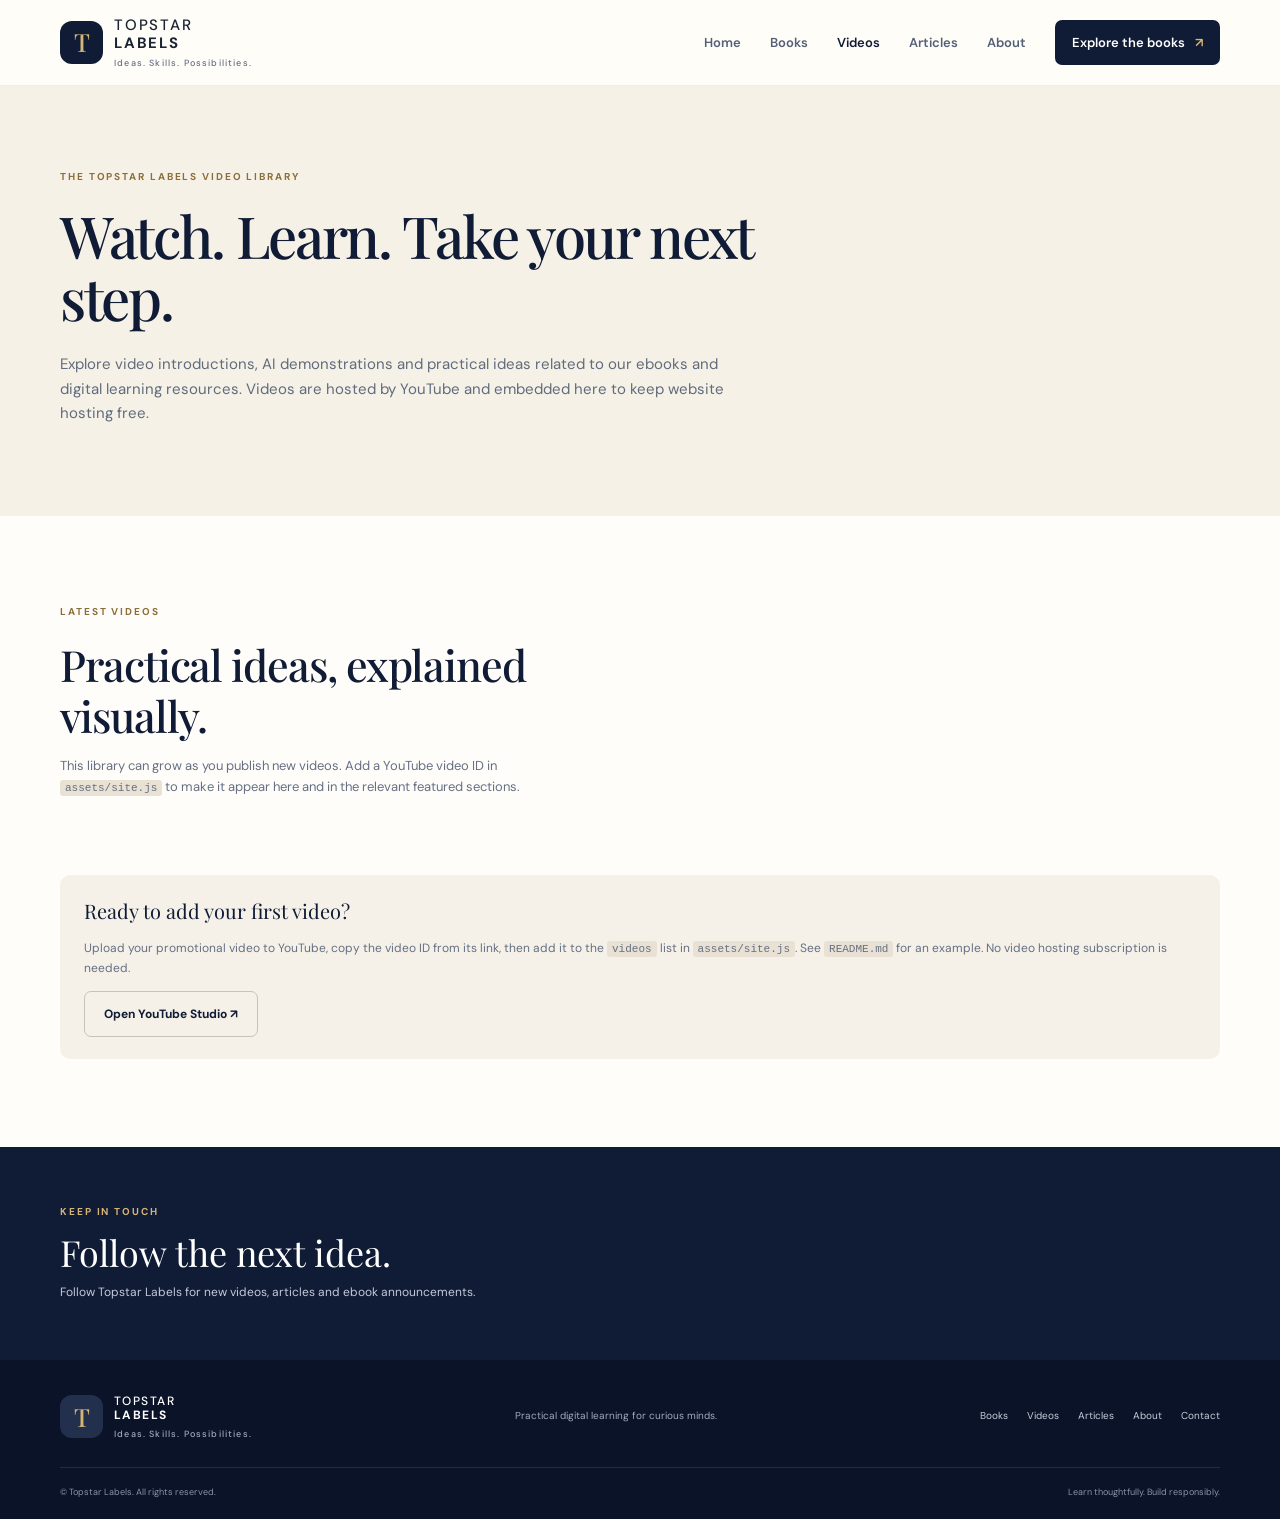
<file: videos.html>
<!doctype html>
<html lang="en">
<head>
  <meta charset="utf-8"><meta name="viewport" content="width=device-width, initial-scale=1">
  <meta name="description" content="Watch videos from Topstar Labels about AI tools, digital skills, ebooks and online opportunities.">
  <meta name="theme-color" content="#101b35">
  <title>Videos | Topstar Labels</title>
  <link rel="icon" href="assets/favicon.svg" type="image/svg+xml"><link rel="stylesheet" href="assets/styles.css">
</head>
<body>
<header class="site-header"><div class="container nav-wrap"><a class="brand" href="index.html"><span class="brand-mark">T</span><span>TOPSTAR <b>LABELS</b><small>Ideas. Skills. Possibilities.</small></span></a><button class="menu-toggle" aria-label="Open navigation" aria-expanded="false">☰</button><nav class="main-nav"><a href="index.html">Home</a><a href="books.html">Books</a><a class="active" href="videos.html">Videos</a><a href="blog.html">Articles</a><a href="about.html">About</a><a class="nav-cta" href="books.html">Explore the books <span>↗</span></a></nav></div></header>
<main>
<section class="page-hero"><div class="container"><p class="eyebrow">THE TOPSTAR LABELS VIDEO LIBRARY</p><h1>Watch. Learn. Take your next step.</h1><p>Explore video introductions, AI demonstrations and practical ideas related to our ebooks and digital learning resources. Videos are hosted by YouTube and embedded here to keep website hosting free.</p></div></section>
<section class="section section-light"><div class="container"><div class="section-heading"><div><p class="eyebrow">LATEST VIDEOS</p><h2>Practical ideas, explained visually.</h2><p class="section-intro">This library can grow as you publish new videos. Add a YouTube video ID in <code>assets/site.js</code> to make it appear here and in the relevant featured sections.</p></div></div><div class="video-grid video-grid-library" data-video-list="all"></div><div class="video-empty-help"><strong>Ready to add your first video?</strong><p>Upload your promotional video to YouTube, copy the video ID from its link, then add it to the <code>videos</code> list in <code>assets/site.js</code>. See <code>README.md</code> for an example. No video hosting subscription is needed.</p><a class="button button-outline" href="https://studio.youtube.com/" target="_blank" rel="noopener noreferrer">Open YouTube Studio ↗</a></div></div></section>
<section class="closing-cta"><div class="container closing-inner"><div><p class="eyebrow">KEEP IN TOUCH</p><h2>Follow the next idea.</h2><p>Follow Topstar Labels for new videos, articles and ebook announcements.</p></div><div class="closing-socials" data-socials="full"></div></div></section>
</main>
<footer class="site-footer"><div class="container footer-main"><a class="brand brand-footer" href="index.html"><span class="brand-mark">T</span><span>TOPSTAR <b>LABELS</b><small>Ideas. Skills. Possibilities.</small></span></a><p>Practical digital learning for curious minds.</p><div class="footer-links"><a href="books.html">Books</a><a href="videos.html">Videos</a><a href="blog.html">Articles</a><a href="about.html">About</a><a href="contact.html">Contact</a></div></div><div class="container footer-bottom"><span>© <span data-year></span> Topstar Labels. All rights reserved.</span><span>Learn thoughtfully. Build responsibly.</span></div></footer>
<script src="assets/site.js"></script></body></html>
</file>
<file: assets/styles.css>
@import url('https://fonts.googleapis.com/css2?family=DM+Sans:wght@400;500;600;700&family=Playfair+Display:ital,wght@0,500;0,600;0,700;1,500;1,600&display=swap');
:root{--navy:#101b35;--navy2:#18294c;--gold:#d5b477;--cream:#f6f1e7;--paper:#fffdf8;--ink:#1b2434;--muted:#657084;--line:#e8e3d9;--white:#fff;--shadow:0 24px 70px rgba(16,27,53,.12)}*{box-sizing:border-box}html{scroll-behavior:smooth}body{margin:0;color:var(--ink);font-family:'DM Sans',Arial,sans-serif;line-height:1.65;background:var(--paper)}a{color:inherit;text-decoration:none}button{font:inherit}.container{width:min(1160px,calc(100% - 48px));margin:0 auto}.site-header{height:86px;background:rgba(255,253,248,.96);border-bottom:1px solid rgba(16,27,53,.07);display:flex;align-items:center;position:sticky;top:0;z-index:20;backdrop-filter:blur(12px)}.nav-wrap{display:flex;align-items:center;justify-content:space-between;gap:28px}.brand{display:inline-flex;align-items:center;gap:11px;font-size:15px;letter-spacing:.12em;font-weight:500;line-height:1.2}.brand>span:last-child{display:flex;flex-direction:column}.brand b{font-weight:700}.brand small{font-size:9px;letter-spacing:.13em;color:var(--muted);margin-top:6px;font-weight:500}.brand-mark{display:grid;place-items:center;width:43px;height:43px;background:var(--navy);color:var(--gold);font-family:'Playfair Display',serif;font-size:25px;border-radius:12px;letter-spacing:0}.main-nav{display:flex;align-items:center;gap:29px;font-size:13px;font-weight:600;color:#536077}.main-nav>a:not(.nav-cta):hover,.main-nav>a.active{color:var(--navy)}.nav-cta{padding:12px 17px;border-radius:7px;background:var(--navy);color:white!important}.nav-cta span{color:var(--gold);margin-left:7px}.menu-toggle{display:none;border:0;background:transparent;color:var(--navy);font-size:24px}.hero{background:var(--cream);overflow:hidden;position:relative}.hero-grid{display:grid;grid-template-columns:1.06fr .94fr;align-items:center;min-height:600px;padding-top:55px;padding-bottom:65px;gap:50px}.eyebrow{font-size:10px;font-weight:700;letter-spacing:.19em;color:#8c6e3a;margin:0 0 18px;text-transform:uppercase}.eyebrow-dot{display:inline-block;width:7px;height:7px;border-radius:50%;background:var(--gold);margin-right:9px;vertical-align:1px}.hero h1,.page-hero h1,.book-hero h1{font-family:'Playfair Display',Georgia,serif;font-weight:500;letter-spacing:-.04em;line-height:1.08;font-size:clamp(42px,5vw,67px);color:var(--navy);margin:0 0 23px;max-width:650px}.hero h1 em,.book-hero h1 em{color:#a17e42;font-weight:500}.hero-lede{font-size:16px;color:#596477;max-width:500px;line-height:1.85}.hero-actions{display:flex;align-items:center;gap:25px;flex-wrap:wrap;margin-top:29px}.button{display:inline-flex;justify-content:center;align-items:center;gap:15px;border-radius:7px;padding:14px 19px;font-size:12px;font-weight:700;line-height:1.4;transition:transform .2s,background .2s;border:1px solid transparent;cursor:pointer}.button:hover{transform:translateY(-2px)}.button-primary{background:var(--navy);color:#fff}.button-primary span{color:var(--gold);font-size:17px}.button-outline{border-color:#c9c3b7;color:var(--navy);background:transparent}.button-full{width:100%}.purchase-links-inline{display:flex;gap:10px;flex-wrap:wrap;margin:12px 0}.purchase-links-inline .button{font-size:11px}.button-disabled{background:#e9e6df;color:#777d87;cursor:not-allowed;width:100%;pointer-events:none}.text-link{font-size:12px;font-weight:700;color:var(--navy)}.text-link span{color:#a17e42;margin-left:6px;font-size:16px}.trust-row{display:flex;align-items:center;gap:10px;margin-top:35px;color:#70798a;font-size:10px}.trust-icon{color:#b28e4e;font-size:18px}.trust-separator{color:#b8b2a6}.hero-art{min-height:460px;position:relative;display:flex;align-items:center;justify-content:center}.orbit{position:absolute;border:1px solid rgba(171,139,80,.22);border-radius:50%;width:390px;height:390px}.orbit-two{width:470px;height:470px;border-color:rgba(171,139,80,.12)}.book-shadow{position:absolute;width:240px;height:350px;background:rgba(21,31,53,.17);filter:blur(24px);transform:translate(23px,21px) rotate(7deg);border-radius:5px}.book-cover,.listing-cover{position:relative;z-index:1;width:250px;height:360px;padding:24px 23px;background:linear-gradient(140deg,#1d3157,#101b35 67%,#172746);color:#fff;box-shadow:18px 22px 36px rgba(12,23,46,.22);display:flex;flex-direction:column;transform:rotate(-3deg);overflow:hidden}.book-cover:after,.listing-cover:after{content:'';position:absolute;inset:0;background:linear-gradient(105deg,rgba(255,255,255,.12),transparent 20%,transparent 83%,rgba(0,0,0,.12));pointer-events:none}.cover-top{font-size:7px;letter-spacing:.16em;color:#e1c58d;font-weight:700}.cover-ai{font-family:'Playfair Display',serif;color:rgba(213,180,119,.19);font-size:85px;line-height:1;margin-top:24px;letter-spacing:-.08em}.cover-title{font-family:'Playfair Display',serif;font-size:29px;line-height:1.04;letter-spacing:.02em;margin-top:-5px}.cover-title strong{color:var(--gold);font-weight:600}.cover-rule{height:2px;background:var(--gold);width:48px;margin:19px 0 12px}.cover-subtitle{font-size:9px;line-height:1.6;color:#d8deea;max-width:175px}.cover-author{margin-top:auto;font-size:8px;letter-spacing:.18em;color:#e2c991;font-weight:700}.floating-tag{position:absolute;z-index:2;background:rgba(255,253,248,.95);box-shadow:0 12px 35px rgba(16,27,53,.12);padding:12px 16px;border-radius:8px;font-size:10px;font-weight:700;color:var(--navy)}.floating-tag span{color:#a17e42;margin-right:8px}.tag-top{top:66px;right:3px}.tag-bottom{bottom:56px;left:0}.social-strip{background:var(--navy);color:white}.social-strip-inner{display:flex;align-items:center;justify-content:space-between;gap:25px;padding-top:24px;padding-bottom:24px}.social-strip-inner>div:first-child{display:flex;flex-direction:column;gap:3px}.social-strip strong{font-size:12px;font-weight:600}.social-strip-inner>div:first-child span{font-size:10px;color:#b9c1d0}.social-icons{display:flex;gap:9px}.social-link{display:inline-flex;align-items:center;gap:11px;transition:transform .2s,background .2s}.social-link:hover{transform:translateY(-2px)}.social-compact{width:33px;height:33px;display:grid;place-items:center;border-radius:50%;border:1px solid rgba(255,255,255,.25);color:white}.social-compact:hover{background:rgba(255,255,255,.12)}.social-short{display:inline-grid;place-items:center;font-weight:700;font-size:14px;line-height:1}.sr-only{position:absolute;width:1px;height:1px;padding:0;margin:-1px;overflow:hidden;clip:rect(0,0,0,0);white-space:nowrap;border:0}.section{padding:88px 0}.section-light{background:#fffdf9}.section-heading{display:flex;align-items:end;justify-content:space-between;gap:35px;margin-bottom:34px}.section-heading h2,.featured-content h3,.detail-copy h2,.about-grid h2{font-family:'Playfair Display',Georgia,serif;color:var(--navy);font-weight:500;letter-spacing:-.025em;line-height:1.2;margin:0}.section-heading h2{font-size:clamp(30px,3.5vw,43px);max-width:570px}.section-heading>.text-link{white-space:nowrap;margin-bottom:7px}.featured-card{display:grid;grid-template-columns:220px 1fr 190px;gap:35px;align-items:center;padding:38px;background:#f4f0e7;border:1px solid #ece5d8;border-radius:13px}.featured-mini-cover{width:166px;height:238px;background:linear-gradient(140deg,#1d3157,#101b35);box-shadow:10px 12px 24px rgba(16,27,53,.19);padding:18px;color:#fff;display:flex;flex-direction:column;transform:rotate(-2deg);margin:auto}.mini-label{font-size:6px;letter-spacing:.13em;color:#e1c58d}.mini-ai{font:60px/1 'Playfair Display',serif;color:rgba(213,180,119,.23);margin-top:20px}.mini-title{font:21px/1.04 'Playfair Display',serif;margin-top:-5px}.mini-title:first-line{color:white}.mini-lines{height:2px;width:35px;background:var(--gold);margin-top:14px}.pill{display:inline-flex;background:#e8dfcc;color:#7f6437;padding:6px 10px;border-radius:3px;font-size:8px;letter-spacing:.12em;font-weight:700}.featured-content h3{font-size:30px;margin:15px 0 12px}.featured-content>p{font-size:13px;color:#606b7d;max-width:560px}.check-list{list-style:none;padding:0;margin:18px 0 23px;display:grid;gap:9px;font-size:12px;color:#4e5a6c}.check-list li{position:relative;padding-left:23px}.check-list li:before{content:'✓';position:absolute;left:0;top:0;color:#9b783e;font-weight:700}.featured-actions{display:flex;align-items:center;gap:14px;flex-wrap:wrap}.small-note{font-size:10px;color:#858b95}.featured-side{align-self:stretch;border-left:1px solid #ddd4c4;padding-left:25px;display:flex;flex-direction:column;align-items:flex-start;justify-content:center}.side-star{font-size:30px;color:#b38e4e}.featured-side p{font:18px/1.4 'Playfair Display',serif;color:var(--navy)}.side-line{height:2px;width:35px;background:var(--gold);margin:10px 0 14px}.featured-side small{font-size:8px;letter-spacing:.18em;color:#8a7858}.ideas-section{background:#f7f4ed}.section-intro{font-size:13px;color:var(--muted);max-width:500px}.topic-grid{display:grid;grid-template-columns:repeat(3,1fr);gap:18px}.topic-card{position:relative;background:var(--paper);padding:28px 27px 25px;border:1px solid var(--line);border-radius:10px;min-height:260px;transition:transform .2s,box-shadow .2s}.topic-card:hover{transform:translateY(-4px);box-shadow:var(--shadow)}.topic-number{font-size:10px;color:#9c7a43;font-weight:700;letter-spacing:.1em}.topic-symbol{display:block;font-size:29px;color:var(--gold);margin:17px 0 12px}.topic-card h3{font:22px 'Playfair Display',serif;color:var(--navy);margin:0 0 10px}.topic-card p{font-size:12px;color:#6b7585;line-height:1.8}.topic-link{display:inline-block;margin-top:10px;font-size:10px;font-weight:700;color:#896b3b}.closing-cta{background:var(--navy);color:white;padding:57px 0}.closing-inner{display:flex;align-items:center;justify-content:space-between;gap:40px}.closing-cta .eyebrow{color:var(--gold);margin-bottom:10px}.closing-cta h2{font:36px/1.2 'Playfair Display',serif;margin:0 0 9px}.closing-cta p:not(.eyebrow){color:#c2cada;font-size:12px;margin:0;max-width:480px}.closing-socials{display:grid;grid-template-columns:repeat(2,minmax(135px,1fr));gap:10px;min-width:300px}.closing-socials .social-link{border:1px solid rgba(255,255,255,.17);border-radius:7px;padding:10px 12px;font-size:11px;color:white}.closing-socials .social-short{width:24px;height:24px;border-radius:50%;background:rgba(255,255,255,.1)}.social-arrow{margin-left:auto;color:var(--gold)}.site-footer{background:#0b1328;color:#c6ccda}.footer-main{display:flex;align-items:center;justify-content:space-between;gap:25px;padding-top:34px;padding-bottom:28px}.brand-footer{color:white;font-size:12px}.brand-footer .brand-mark{background:#23304d}.brand-footer small{color:#a0aabe}.footer-main>p{font-size:10px;color:#a0aabe}.footer-links{display:flex;gap:19px;font-size:10px}.footer-links a:hover{color:var(--gold)}.footer-bottom{border-top:1px solid rgba(255,255,255,.1);padding-top:17px;padding-bottom:19px;display:flex;justify-content:space-between;gap:20px;font-size:9px;color:#8993a8}.page-hero{background:var(--cream);padding:83px 0 75px}.page-hero h1{font-size:clamp(40px,5vw,58px);max-width:720px}.page-hero p:not(.eyebrow){max-width:680px;color:#606b7d;font-size:15px}.book-listing{display:grid;grid-template-columns:300px 1fr;gap:55px;align-items:center;max-width:950px;margin:0 auto}.listing-cover{width:250px;height:360px;justify-self:center}.listing-details h2{font:38px/1.15 'Playfair Display',serif;color:var(--navy);margin:15px 0}.listing-description{font-size:14px;color:#606b7d;line-height:1.85}.listing-details h3{font:20px 'Playfair Display',serif;color:var(--navy);margin:22px 0 0}.notice{font-size:11px;color:#655c4e;background:#f5efdf;padding:13px 15px;border-left:3px solid var(--gold);margin:20px 0}.future-books{margin:70px auto 0;max-width:950px;display:flex;gap:18px;align-items:center;padding:22px 25px;border:1px dashed #d5cbb8;border-radius:9px}.future-icon{width:43px;height:43px;display:grid;place-items:center;border-radius:50%;background:#eee5d2;color:#8e6e3d;font-size:24px}.future-books h3{font:20px 'Playfair Display',serif;color:var(--navy);margin:0}.future-books p{font-size:12px;color:var(--muted);margin:4px 0 0}.book-hero{background:var(--cream);padding:76px 0}.book-hero-grid{display:grid;grid-template-columns:1fr .7fr;gap:70px;align-items:center}.book-hero h1{font-size:clamp(43px,5vw,64px)}.book-hero-lede{font-size:18px;color:#515f75;line-height:1.7}.book-hero-grid p:not(.eyebrow):not(.book-hero-lede){font-size:13px;color:#667184}.book-hero-art{display:flex;justify-content:center;align-items:center;min-height:390px;background:radial-gradient(circle,rgba(213,180,119,.2),transparent 65%)}.large-cover{width:250px;height:360px;transform:rotate(4deg)}.disclaimer-small{font-size:10px!important;color:#7c8290!important;margin-top:18px}.detail-grid{display:grid;grid-template-columns:1fr 340px;gap:70px;align-items:start}.detail-copy h2,.about-grid h2{font-size:37px;max-width:570px;margin-bottom:18px}.detail-copy>p:not(.eyebrow){font-size:13px;color:#606b7d;max-width:680px}.detail-point{display:flex;gap:18px;padding:21px 0;border-bottom:1px solid var(--line)}.detail-point>span{font:24px 'Playfair Display',serif;color:#b18b4d}.detail-point h3{font:20px 'Playfair Display',serif;color:var(--navy);margin:0 0 5px}.detail-point p{font-size:12px;color:#687386;margin:0}.purchase-card{background:#f5f1e8;border:1px solid #e7dece;border-radius:11px;padding:27px;position:sticky;top:110px}.purchase-card h2{font:27px 'Playfair Display',serif;color:var(--navy);margin:16px 0 8px}.purchase-card>p{font-size:12px;color:#677183}.purchase-card .button{margin-top:10px}.purchase-card .small-note{margin-top:16px;line-height:1.7}.purchase-card code{font-size:10px;background:#e9e1d3;padding:2px 4px}.about-grid{display:grid;grid-template-columns:.8fr 1.2fr;gap:75px;align-items:center}.about-monogram{height:350px;background:linear-gradient(145deg,#1d3157,#101b35);display:flex;flex-direction:column;align-items:center;justify-content:center;color:var(--gold);position:relative;overflow:hidden}.about-monogram:before,.about-monogram:after{content:'';position:absolute;width:290px;height:290px;border:1px solid rgba(213,180,119,.22);border-radius:50%}.about-monogram:after{width:230px;height:230px}.about-monogram span{font:150px 'Playfair Display',serif;position:relative;z-index:1}.about-monogram small{font-size:9px;letter-spacing:.22em;position:relative;z-index:1}.about-grid article>p:not(.eyebrow){font-size:13px;color:#606b7d}.about-grid h3{font:21px 'Playfair Display',serif;color:var(--navy);margin:25px 0 0}.social-page-intro{margin-bottom:28px}.social-page-intro h2{font:34px 'Playfair Display',serif;color:var(--navy);margin:0 0 8px}.social-page-intro p{font-size:13px;color:var(--muted)}.social-directory{display:grid;grid-template-columns:repeat(2,1fr);gap:14px}.social-directory .social-link{padding:20px;background:#f7f3eb;border:1px solid #e9e1d4;border-radius:9px;color:var(--navy);font-size:13px;font-weight:700}.social-directory .social-short{width:40px;height:40px;border-radius:50%;background:var(--navy);color:var(--gold)}.social-directory .social-arrow{color:#94723d}.contact-note{margin-top:35px;padding:22px 24px;display:flex;gap:18px;background:#f5f1e8;border-radius:9px;align-items:flex-start}.contact-note-icon{font-size:22px;color:#9e7c43}.contact-note h3{font:20px 'Playfair Display',serif;color:var(--navy);margin:0 0 5px}.contact-note p{font-size:12px;color:#687386;margin:0}.article-grid{display:grid;grid-template-columns:repeat(3,1fr);gap:20px;align-items:start}.article-card{background:var(--paper);border:1px solid var(--line);border-radius:10px;overflow:hidden}.article-art{height:180px;padding:20px;background:var(--navy);color:var(--gold);display:flex;flex-direction:column;justify-content:space-between;position:relative;overflow:hidden}.article-art:after{content:'';position:absolute;width:190px;height:190px;border:1px solid rgba(213,180,119,.3);border-radius:50%;right:-40px;bottom:-80px}.article-art span{font-size:10px;letter-spacing:.15em}.article-art b{font:35px/1.05 'Playfair Display',serif;letter-spacing:.02em}.art-opportunity{background:#dfd4bf;color:#172543}.art-opportunity:after{border-color:rgba(16,27,53,.2)}.art-skills{background:#e9edf0;color:#172543}.art-skills:after{border-color:rgba(16,27,53,.2)}.article-card-content{padding:23px}.article-category{font-size:8px;font-weight:700;letter-spacing:.12em;color:#96753e}.article-card h2{font:22px/1.25 'Playfair Display',serif;color:var(--navy);margin:12px 0}.article-card p{font-size:12px;color:#667184}.article-card details{margin-top:17px;border-top:1px solid var(--line);padding-top:14px}.article-card summary{cursor:pointer;font-size:11px;font-weight:700;color:#876a3b;list-style:none}.article-card summary::-webkit-details-marker{display:none}.article-card summary:after{content:'＋';float:right}.article-card details[open] summary:after{content:'−'}.article-body{padding-top:8px}.article-body p{font-size:12px;line-height:1.8}.article-note{margin-top:35px;background:#f2ecdf;border-radius:8px;padding:18px 22px;font-size:12px;color:#5f6570}.article-note a{color:#765a2d;font-weight:700;text-decoration:underline}
@media(max-width:900px){.main-nav{gap:17px}.hero-grid{gap:20px}.hero-art{transform:scale(.9)}.featured-card{grid-template-columns:170px 1fr;gap:25px;padding:28px}.featured-side{display:none}.featured-mini-cover{width:145px;height:210px}.topic-grid{gap:12px}.topic-card{padding:22px 19px}.book-hero-grid{gap:25px}.detail-grid{gap:35px}.about-grid{gap:40px}.footer-main{flex-wrap:wrap}.footer-main>p{display:none}}
@media(max-width:680px){.container{width:min(100% - 34px,560px)}.site-header{height:72px}.brand{font-size:12px}.brand-mark{width:38px;height:38px}.brand small{font-size:8px}.menu-toggle{display:block}.main-nav{display:none;position:absolute;left:0;right:0;top:71px;background:var(--paper);padding:18px 24px 23px;box-shadow:0 20px 25px rgba(16,27,53,.12);flex-direction:column;align-items:stretch;gap:0}.main-nav.nav-open{display:flex}.main-nav>a{padding:12px 4px}.main-nav .nav-cta{text-align:center;margin-top:8px}.hero-grid{grid-template-columns:1fr;padding-top:55px;padding-bottom:28px;gap:8px}.hero h1{font-size:47px}.hero-lede{font-size:14px}.hero-art{min-height:410px;transform:none;margin:0 -10px}.book-cover{width:220px;height:320px;padding:21px}.cover-ai{font-size:74px}.cover-title{font-size:26px}.orbit{width:320px;height:320px}.orbit-two{width:390px;height:390px}.tag-top{right:0;top:52px}.tag-bottom{left:0;bottom:40px}.social-strip-inner{align-items:flex-start;flex-direction:column;gap:15px}.section{padding:60px 0}.section-heading{align-items:flex-start;flex-direction:column;gap:15px}.section-heading h2{font-size:34px}.featured-card{grid-template-columns:1fr;padding:24px;gap:25px}.featured-mini-cover{width:150px;height:215px}.featured-content h3{font-size:27px}.featured-content>p{font-size:12px}.featured-actions{align-items:flex-start;flex-direction:column}.topic-grid{grid-template-columns:1fr}.topic-card{min-height:auto}.topic-symbol{margin:11px 0}.closing-inner{align-items:flex-start;flex-direction:column;gap:25px}.closing-cta h2{font-size:31px}.closing-socials{min-width:0;width:100%;grid-template-columns:repeat(2,minmax(0,1fr))}.footer-main{align-items:flex-start;flex-direction:column;gap:17px}.footer-links{flex-wrap:wrap}.footer-bottom{flex-direction:column;gap:4px}.page-hero{padding:58px 0 52px}.page-hero h1{font-size:43px}.page-hero p:not(.eyebrow){font-size:13px}.book-listing{grid-template-columns:1fr;gap:35px}.listing-cover{width:220px;height:320px;padding:21px}.listing-details h2{font-size:32px}.future-books{margin-top:45px;padding:18px}.book-hero{padding:55px 0 35px}.book-hero-grid{grid-template-columns:1fr;gap:20px}.book-hero h1{font-size:45px}.book-hero-lede{font-size:16px}.book-hero-art{min-height:355px}.large-cover{width:220px;height:320px}.detail-grid{grid-template-columns:1fr;gap:35px}.detail-copy h2,.about-grid h2{font-size:31px}.purchase-card{position:static}.about-grid{grid-template-columns:1fr;gap:35px}.about-monogram{height:260px}.about-monogram span{font-size:115px}.social-page-intro h2{font-size:29px}.social-directory{grid-template-columns:1fr}.article-grid{grid-template-columns:1fr}.article-art{height:145px}.article-card-content{padding:21px}.article-card h2{font-size:24px}}


/* Responsive YouTube video library */
.video-feature-section{background:#fbf8f1}.video-grid{display:grid;grid-template-columns:repeat(2,minmax(0,1fr));gap:22px;align-items:start}.video-grid-library{grid-template-columns:repeat(2,minmax(0,1fr))}.video-card{overflow:hidden;background:#fff;border:1px solid var(--line);border-radius:12px;box-shadow:0 12px 34px rgba(16,27,53,.06)}.video-frame{position:relative;width:100%;aspect-ratio:16/9;background:#101b35;overflow:hidden}.video-frame iframe{position:absolute;inset:0;width:100%;height:100%;border:0}.video-card-content{padding:22px}.video-card-content h3{font:24px/1.25 'Playfair Display',Georgia,serif;color:var(--navy);margin:8px 0}.video-card-content>p:not(.article-category){font-size:12px;color:var(--muted);margin:8px 0 15px}.video-placeholder,.video-empty-state{display:flex;align-items:center;gap:18px;padding:25px;border:1px dashed #d5cbb8;background:#f7f2e8;border-radius:10px;grid-column:1/-1}.video-placeholder-icon,.video-empty-icon{flex:0 0 48px;width:48px;height:48px;display:grid;place-items:center;border-radius:50%;background:var(--navy);color:var(--gold);font-size:20px}.video-placeholder strong,.video-empty-state h3{font:21px 'Playfair Display',Georgia,serif;color:var(--navy);margin:0}.video-placeholder p,.video-empty-state p{font-size:12px;color:var(--muted);margin:5px 0}.video-empty-state{flex-direction:column;text-align:center;padding:42px 24px}.video-empty-state .button{margin-top:8px}.video-empty-help{margin-top:30px;padding:22px 24px;background:#f5f1e8;border-radius:10px}.video-empty-help strong{font:20px 'Playfair Display',Georgia,serif;color:var(--navy)}.video-empty-help p{font-size:12px;color:var(--muted)}.video-empty-help code,.section-intro code{font-size:11px;background:#e9e1d3;padding:2px 5px;border-radius:3px}
@media(max-width:680px){.video-grid,.video-grid-library{grid-template-columns:1fr}.video-card-content{padding:18px}.video-card-content h3{font-size:22px}.video-placeholder{align-items:flex-start;padding:20px}.video-empty-state{padding:30px 18px}}


/* Original publisher-supplied cover image */
.real-book-cover{display:block;width:100%;height:100%;object-fit:contain;border-radius:inherit;}
.hero-art-real-cover{display:flex;align-items:center;justify-content:center;padding:10px;min-height:0;background:transparent;box-shadow:none;}
.hero-real-cover{width:auto;max-width:100%;height:auto;max-height:560px;object-fit:contain;filter:drop-shadow(0 20px 24px rgba(0,0,0,.38));border-radius:5px;}
.featured-mini-cover{overflow:hidden;padding:0!important;background:#050814!important;}
.mini-real-cover{object-fit:cover;}
.listing-cover{overflow:hidden;padding:0!important;background:#050814!important;}
.listing-real-cover{object-fit:cover;}
.large-cover{overflow:hidden;}
.detail-real-cover{object-fit:contain;}
</file>
